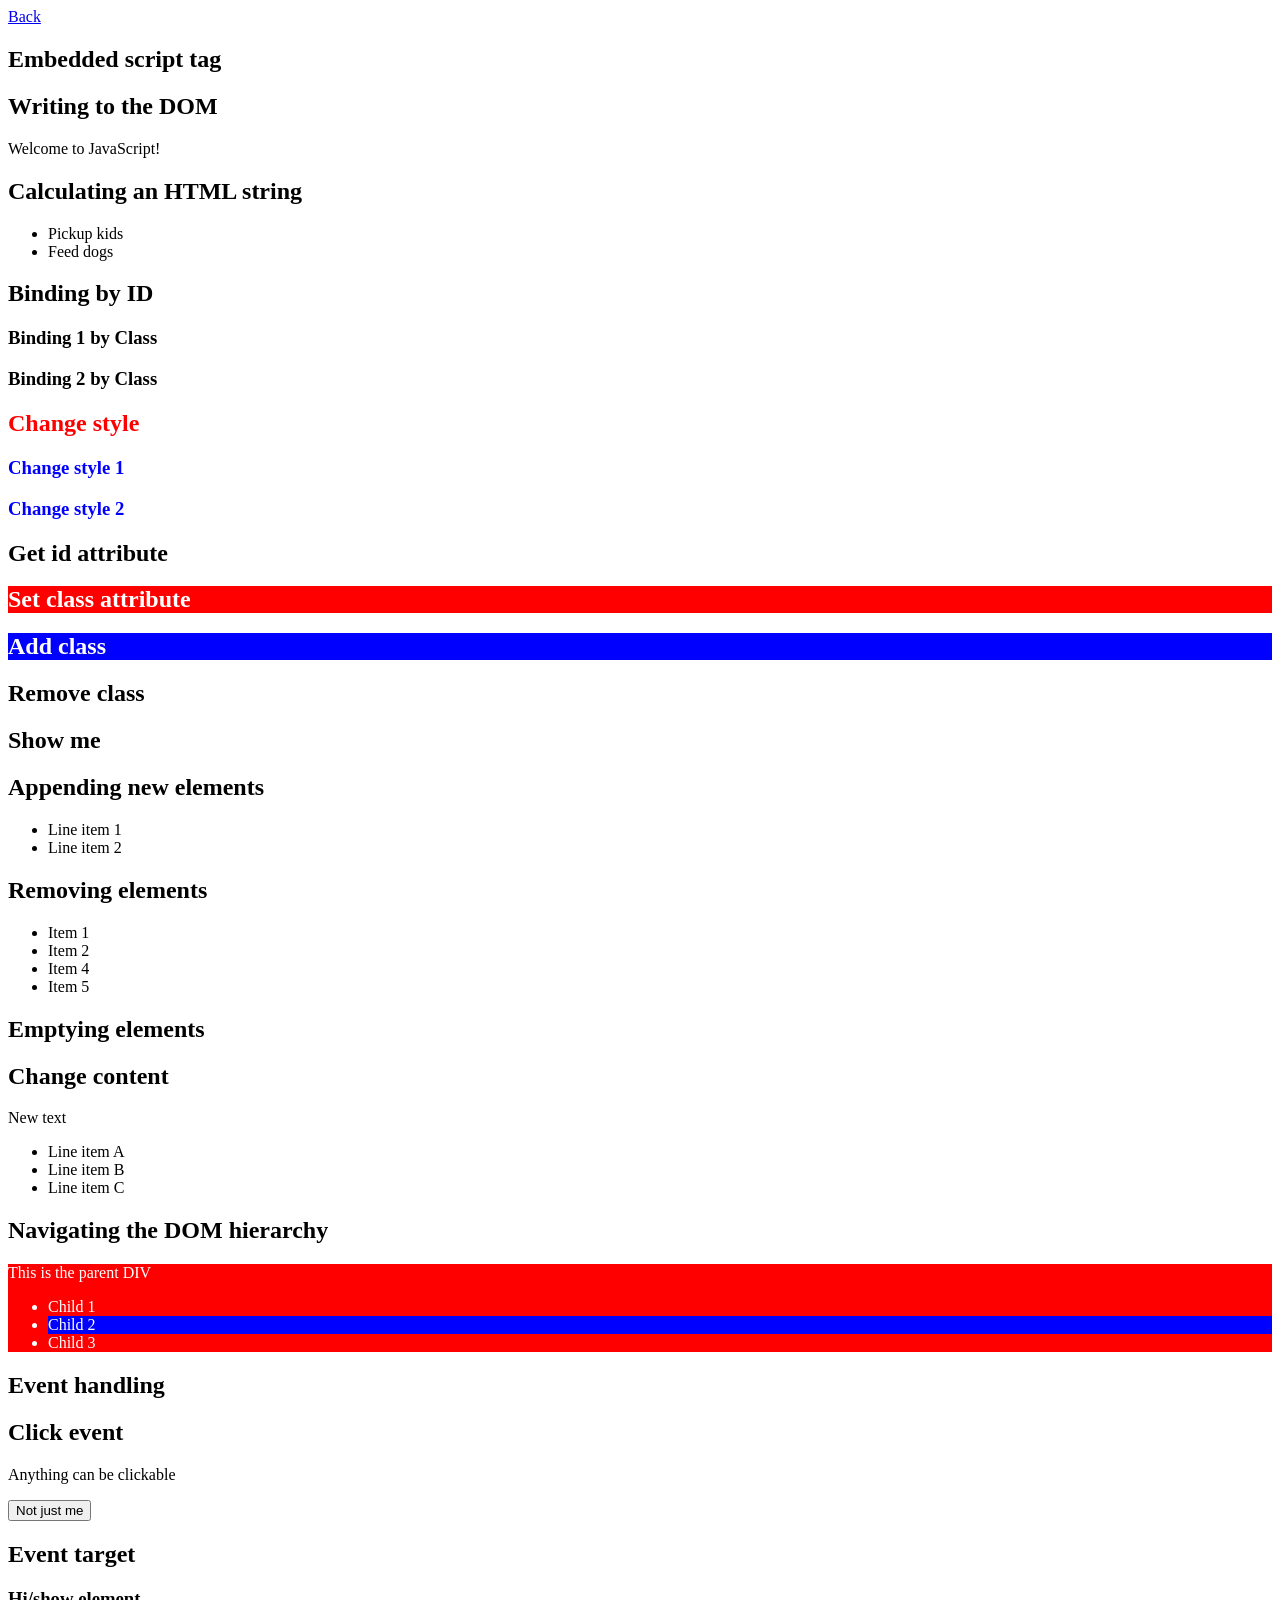
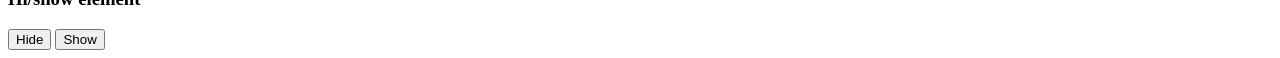
<file: public/labs/a5/index.html>
<!DOCTYPE html>
<html lang="en">
<head>
    <meta charset="UTF-8">
    <title>a5</title>
    <link href="index.css" rel="stylesheet">
</head>
<body>
<a href="../../index.html">Back</a>
<h2>Embedded script tag</h2>
<!--
<script>
  alert('Hello World!');
</script>
-->
<h2>Writing to the DOM</h2>
<script>
    document.write('Welcome to JavaScript!')
</script>

<h2>Calculating an HTML string</h2>
<script>
    const renderTodos = (todos) => `
    <ul>
      ${todos.map(todo =>
        `<li>${todo}</li>`
    ).join('')}
    </ul>`;
    const todos = ['Pickup kids', 'Feed dogs']
    let html = renderTodos(todos);
    document.write(html);
</script>

<h2 id="bind-by-id">
    Binding by ID</h2>
<h3 class="bind-by-class">
    Binding 1 by Class</h3>
<h3 class="bind-by-class">
    Binding 2 by Class</h3>

<h2 id="change-style">
    Change style</h2>
<h3 class="change-style">
    Change style 1</h3>
<h3 class="change-style">
    Change style 2</h3>

<h2 id="get-id-attr">
    Get id attribute
</h2>

<h2 id="set-class-attr">Set class attribute</h2>

<h2 id="add-class-1">Add class</h2>

<h2 id="remove-class-1" class="class-2">
    Remove class
</h2>

<h2 id="hide-me">Hide me</h2>

<h2 id="show-me" class="im-hidden">Show me</h2>

<h2>Appending new elements</h2>
<ul id="append-new-elements">
</ul>

<h2>Removing elements</h2>
<ul>
    <li>Item 1</li>
    <li>Item 2</li>
    <li id="remove-this">Item 3</li>
    <li>Item 4</li>
    <li>Item 5</li>
</ul>

<h2>Emptying elements</h2>
<ul id="empty-this">
    <li>Item A</li>
    <li>Item B</li>
    <li>Item C</li>
    <li>Item D</li>
    <li>Item E</li>
</ul>

<h2>Change content</h2>
<p id="change-this-text">
    Change me
</p>
<ul id="change-this-html">
</ul>

<h2>Navigating the
    DOM hierarchy</h2>
<div id="parent">
    This is the parent DIV
    <ul>
        <li>Child 1</li>
        <li id="child-2">Child 2</li>
        <li>Child 3</li>
    </ul>
</div>

<h2>Event handling</h2>
<h2 class="clickable">
    Click event</h2>
<p class="clickable">
    Anything can be clickable</p>
<button class="clickable">
    Not just me</button>

<h2 id="event-target">
    Event target
</h2>

<h3 id="hide-show">
    Hi/show element
</h3>

<button id="hide">
    Hide
</button>

<button id="show">
    Show
</button>



<script src="https://code.jquery.com/jquery-3.6.0.min.js"></script>
<script src="index.js"></script>
</body>
</html>
</file>
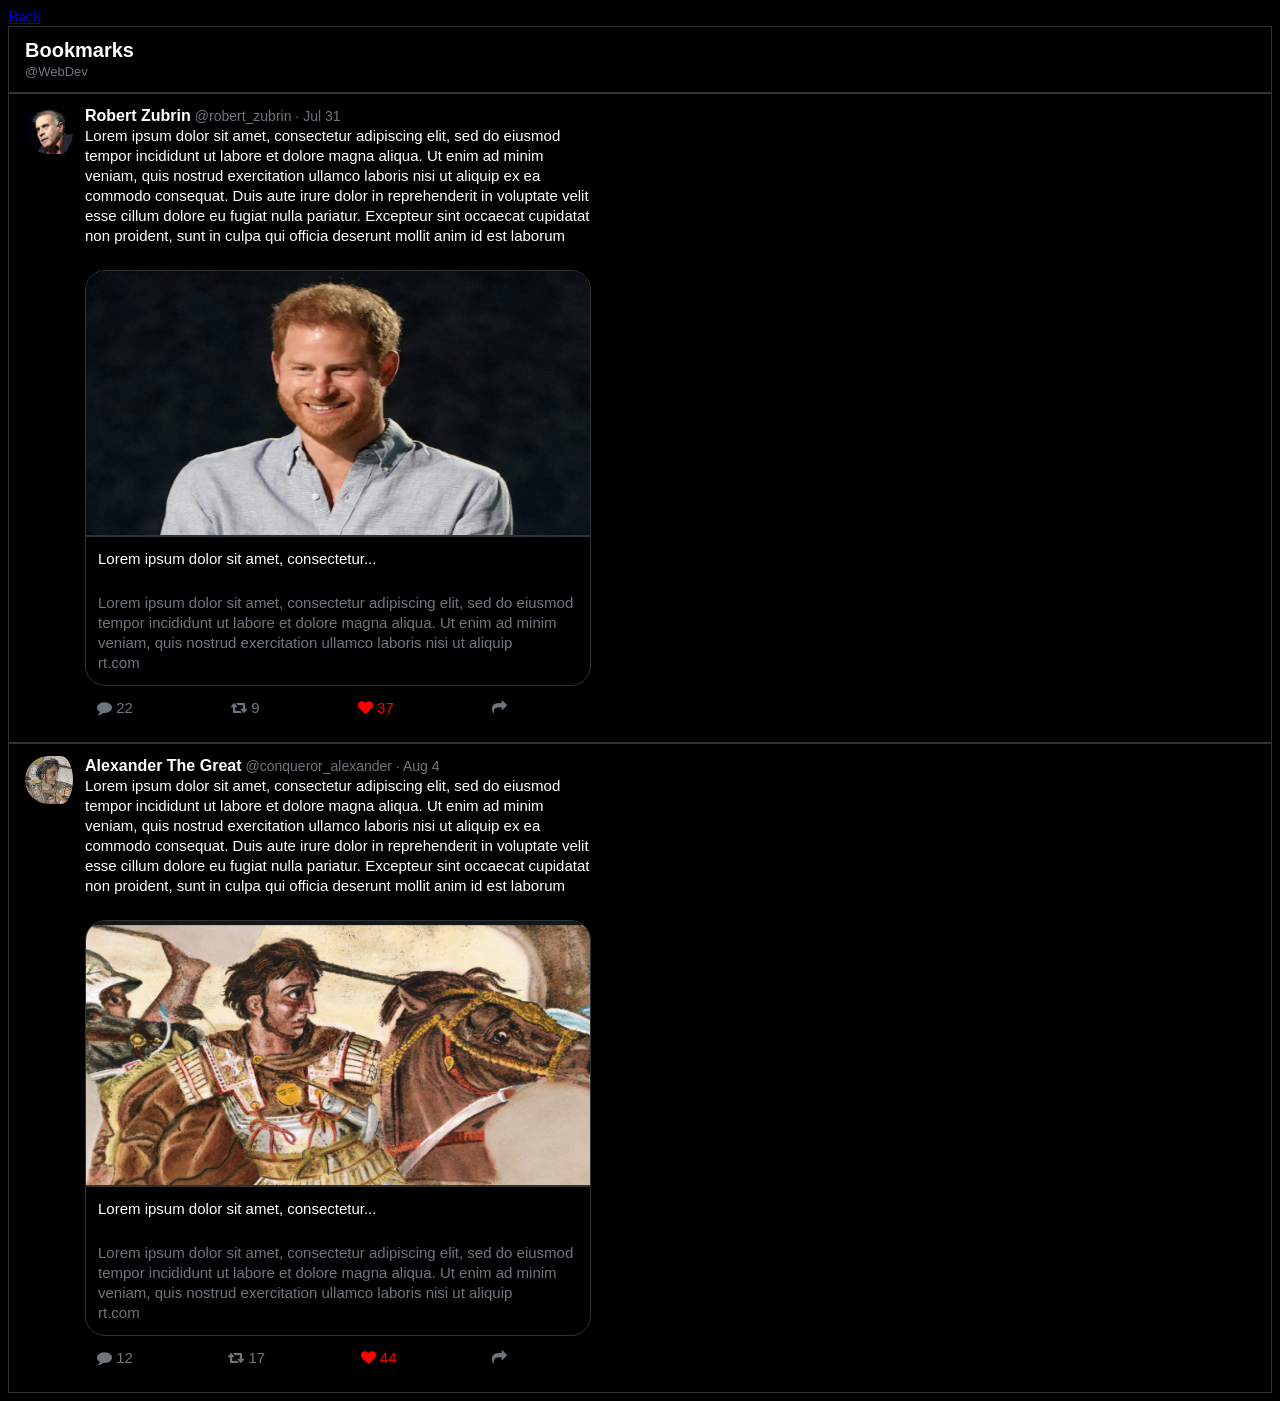
<file: public/tuiter/bookmarks/index.html>
<!DOCTYPE html>
<html lang="en">
<head>
    <meta charset="UTF-8">
    <title>Bookmarks</title>
    <link rel="stylesheet" href="index.css">
    <link rel="stylesheet" href="https://cdnjs.cloudflare.com/ajax/libs/font-awesome/4.7.0/css/font-awesome.min.css">
</head>
<body class="wd-bg-color-black">
<a href="../navigation.html">Back</a>
<div class="wd-border wd-bookmark-padding">
  <span class="wd-bookmarks-title">Bookmarks</span><br>
  <span class="wd-user-handle">@WebDev</span>
</div>
<div class="wd-border wd-bookmark-padding wd-grid-row">
  <img class="wd-bookmark-avatar" src="zubrin.png">
  <div class="wd-bookmark-line-height">
    <span class="wd-bookmark-author">Robert Zubrin</span>
    <span class="wd-bookmark-author-handle">@robert_zubrin &middot; Jul 31</span>
    <br>
    <div class="wd-bookmark-content">Lorem ipsum dolor sit amet, consectetur adipiscing elit, sed do eiusmod tempor
            incididunt ut labore et dolore magna aliqua. Ut enim ad minim veniam, quis nostrud
            exercitation ullamco laboris nisi ut aliquip ex ea commodo consequat. Duis aute irure
            dolor in reprehenderit in voluptate velit esse cillum dolore eu fugiat nulla pariatur.
            Excepteur sint occaecat cupidatat non proident, sunt in culpa qui officia deserunt
            mollit anim id est laborum
    </div>
    <div class="wd-no-line-spacing">
      <img class="wd-bookmark-link-image wd-border" src="harry.png">
    </div>
    <div class="wd-border wd-bookmark-link-content">
        <div class="wd-bookmark-link-title">Lorem ipsum dolor sit amet, consectetur...</div>
        <div class="wd-bookmark-link-tuit">Lorem ipsum dolor sit amet, consectetur adipiscing elit, sed do eiusmod tempor
            incididunt ut labore et dolore magna aliqua. Ut enim ad minim veniam, quis nostrud
            exercitation ullamco laboris nisi ut aliquip
            <br>
            rt.com
        </div>
    </div>
      <div class="wd-metrics-row wd-bookmark-link-tuit">
          <div><i class="fa fa-comment"></i> 22</div>
          <div><i class="fa fa-retweet"></i> 9</div>
          <div class="wd-color-red"><i class="fa fa-regular fa-heart"></i> 37</div>
          <div><i class="fa fa-share"></i></div>
      </div>
  </div>
</div>
<div class="wd-border wd-bookmark-padding wd-grid-row">
    <img class="wd-bookmark-avatar" src="alexander-profile.png">
    <div class="wd-bookmark-line-height">
        <span class="wd-bookmark-author">Alexander The Great</span>
        <span class="wd-bookmark-author-handle">@conqueror_alexander &middot; Aug 4</span>
        <br>
        <div class="wd-bookmark-content">Lorem ipsum dolor sit amet, consectetur adipiscing elit, sed do eiusmod tempor
            incididunt ut labore et dolore magna aliqua. Ut enim ad minim veniam, quis nostrud
            exercitation ullamco laboris nisi ut aliquip ex ea commodo consequat. Duis aute irure
            dolor in reprehenderit in voluptate velit esse cillum dolore eu fugiat nulla pariatur.
            Excepteur sint occaecat cupidatat non proident, sunt in culpa qui officia deserunt
            mollit anim id est laborum
        </div>
        <div class="wd-no-line-spacing">
            <img class="wd-bookmark-link-image wd-border" src="alexander-article.png">
        </div>
        <div class="wd-border wd-bookmark-link-content">
            <div class="wd-bookmark-link-title">Lorem ipsum dolor sit amet, consectetur...</div>
            <div class="wd-bookmark-link-tuit">Lorem ipsum dolor sit amet, consectetur adipiscing elit, sed do eiusmod tempor
                incididunt ut labore et dolore magna aliqua. Ut enim ad minim veniam, quis nostrud
                exercitation ullamco laboris nisi ut aliquip
                <br>
                rt.com
            </div>
        </div>
        <div class="wd-metrics-row wd-bookmark-link-tuit">
            <div><i class="fa fa-comment"></i> 12</div>
            <div><i class="fa fa-retweet"></i> 17</div>
            <div class="wd-color-red"><i class="fa fa-heart"></i> 44</div>
            <div><i class="fa fa-share"></i></div>
        </div>
    </div>
</div>
</body>
</html>
</file>
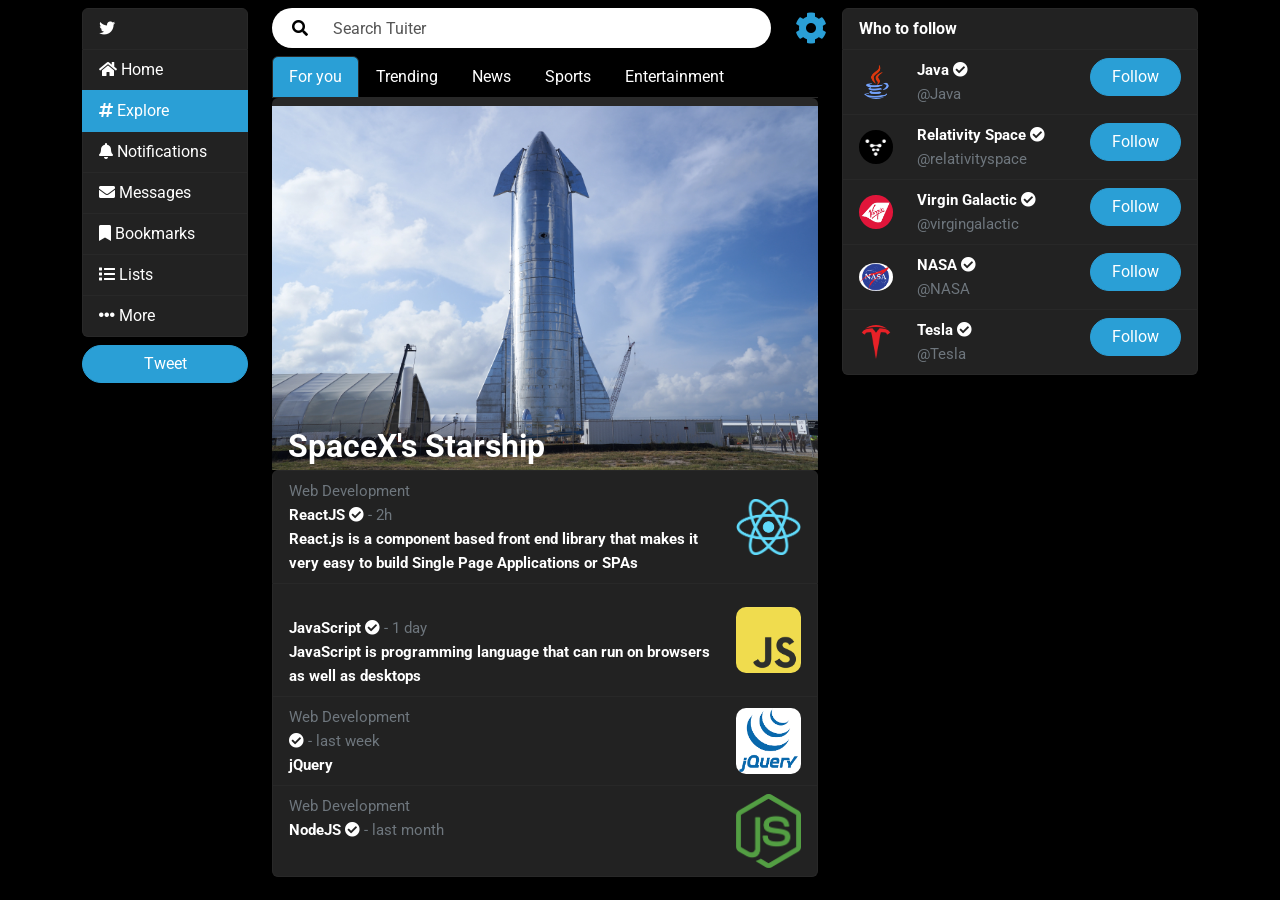
<file: public/tuiter/explore/index.html>
<!DOCTYPE html>
<html lang="en">
<head>
    <link href="../../vendors/bootswatch/bootstrap.min.css" rel="stylesheet"/>
    <link href="index.css" rel="stylesheet">
    <link href="../../vendors/fontawesome-free-5.15.4-web/css/all.css" rel="stylesheet">
    <script src="https://code.jquery.com/jquery-3.6.1.min.js"
            integrity="sha256-o88AwQnZB+VDvE9tvIXrMQaPlFFSUTR+nldQm1LuPXQ="
            crossorigin="anonymous"></script>
    <meta charset="UTF-8">
    <title>Explore screen</title>
</head>
<body class="bg-black">

<div class="container" id="wd-explore"></div>
<script src="index.js" type="module"></script>

</body>
</html>
</file>
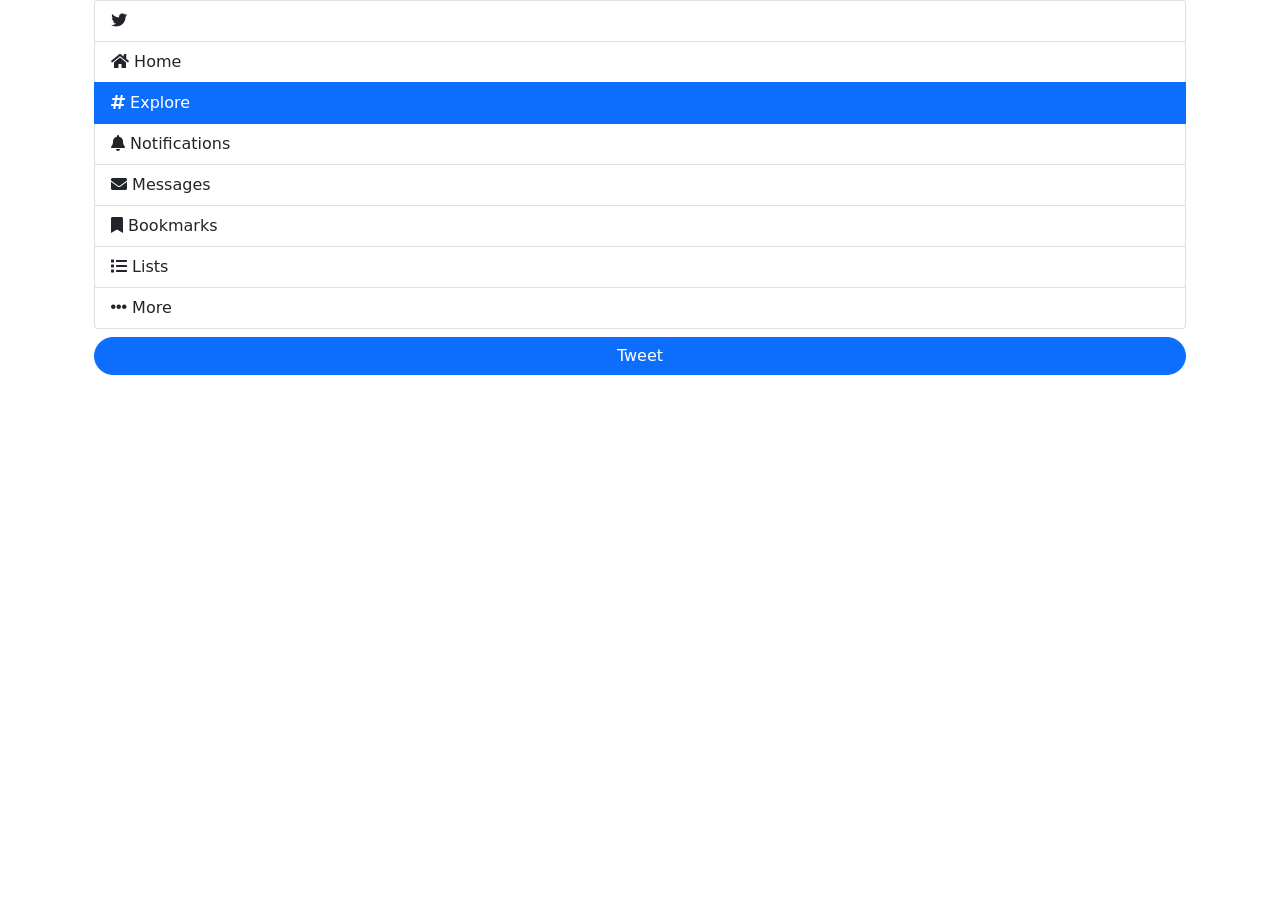
<file: public/tuiter/NavigationSidebar/index.html>
<!DOCTYPE html>
<html lang="en">
<head>
    <meta charset="UTF-8">
  <link href="../../vendors/bootswatch/bootstrap.min.css" rel="stylesheet"/>
  <link href="../explore/index.css" rel="stylesheet">
  <link href="../../vendors/bootstrap-5.1.3-dist/css/bootstrap.min.css"
        rel="stylesheet"/>
  <link href="../../vendors/fontawesome-free-5.15.4-web/css/all.css" rel="stylesheet">
  <script src="https://code.jquery.com/jquery-3.6.1.min.js"
          integrity="sha256-o88AwQnZB+VDvE9tvIXrMQaPlFFSUTR+nldQm1LuPXQ="
          crossorigin="anonymous"></script>
  <meta charset="UTF-8">
  <title>Nav Bar</title>
</head>
<body>
<div id="wd-navbar"></div>
<script src="index.js" type="module"></script>
</body>
</html>
</file>
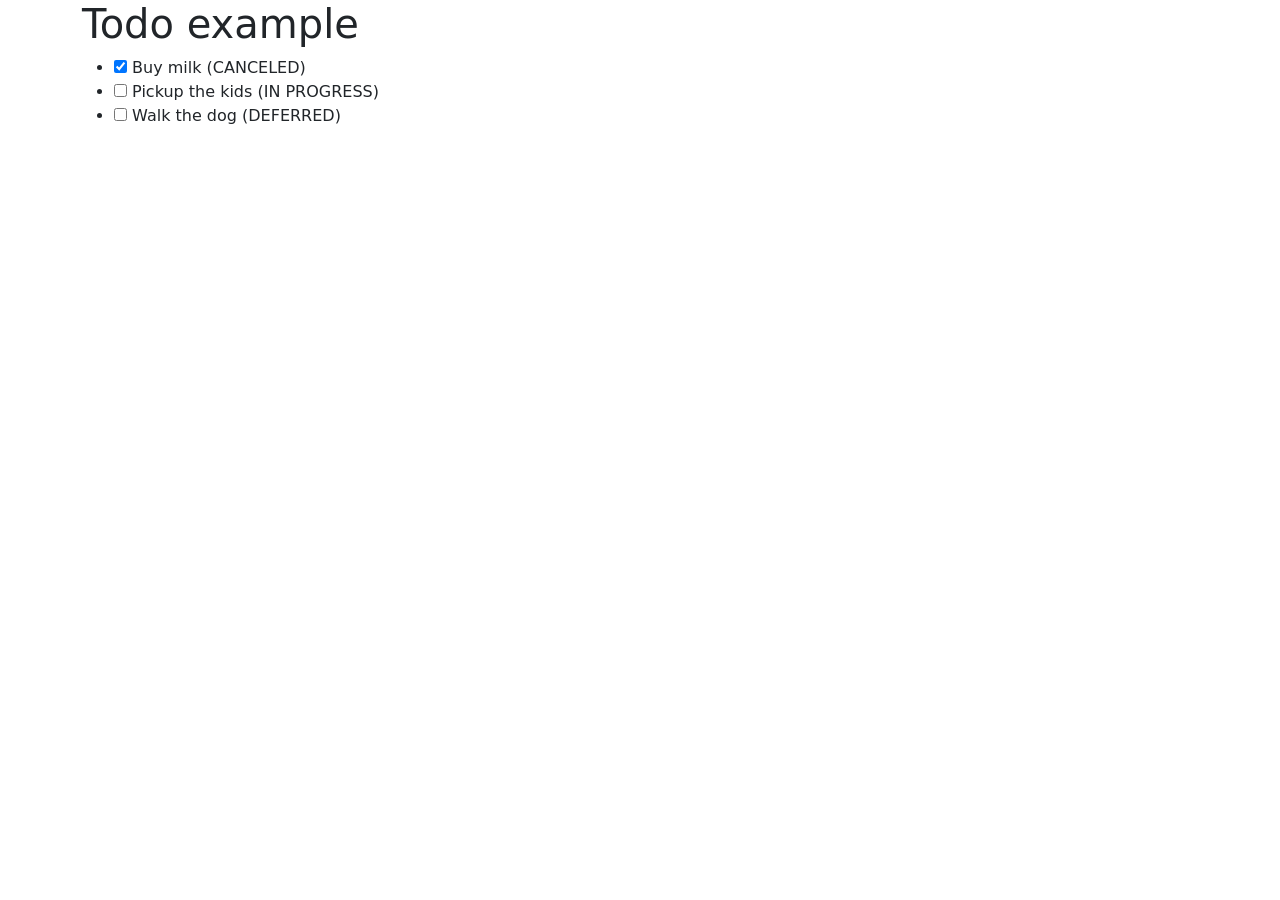
<file: public/labs/a5/todos/index.html>
<!DOCTYPE html>
<html lang="en">
<head>
    <meta charset="UTF-8">
    <link href="../../../vendors/bootstrap-5.1.3-dist/css/bootstrap.min.css"
          rel="stylesheet"/>
    <link href="../../../vendors/fontawesome-free-5.15.4-web/css/all.css" rel="stylesheet">
  <script src="../../../vendors/jquery/jquery-3.6.0.min.js"></script>
  <title>TODO List</title>
</head>
<body>
<div id="wd-todo"></div>
<script src="index.js" type="module"></script>
</body>
</html>
</file>
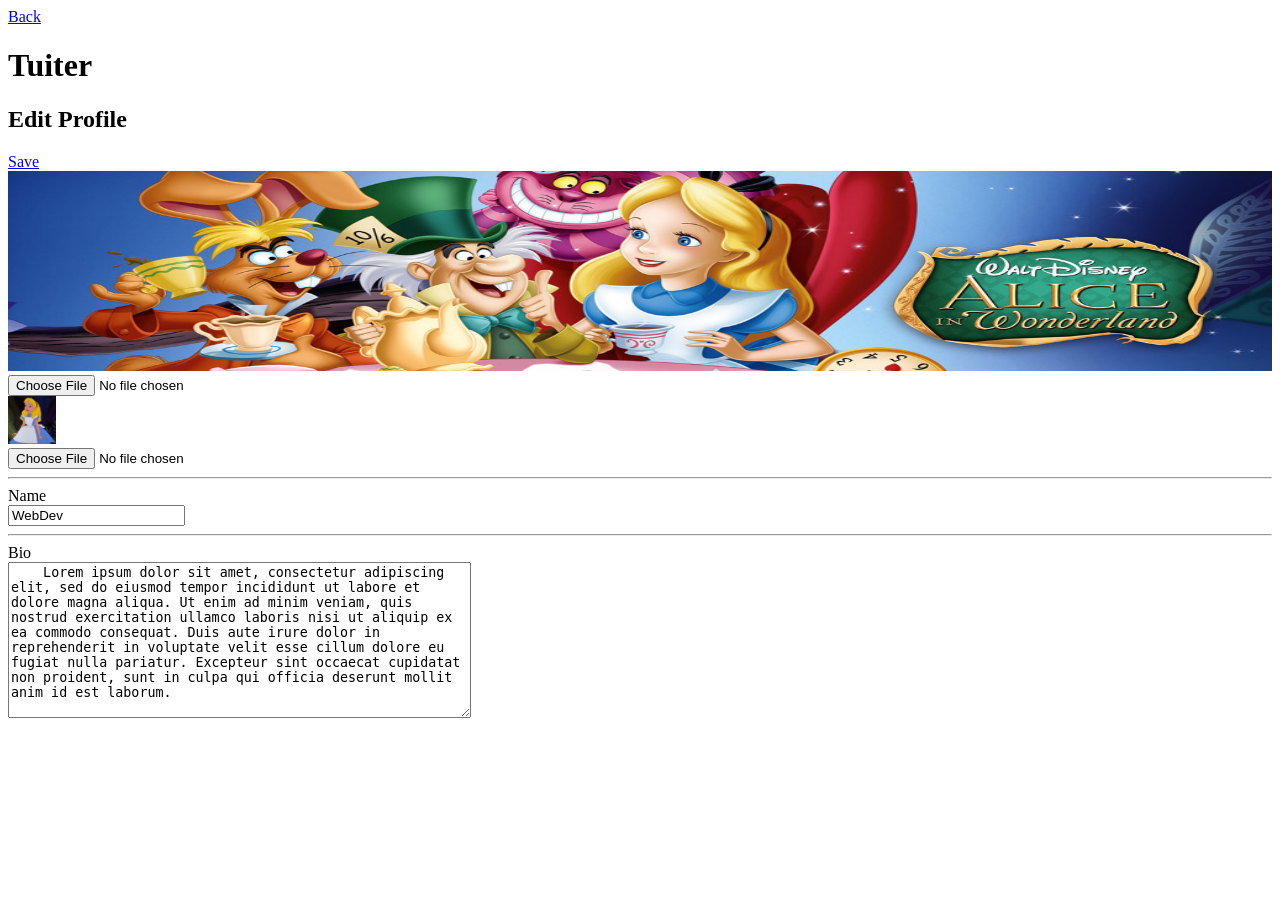
<file: public/tuiter/edit-profile.html>
<!DOCTYPE html>
<html lang="en">
<head>
    <meta charset="UTF-8">
    <title>Edit Profile</title>
</head>
<body>
<a href="profile.html">Back</a>
<h1>Tuiter</h1>
<h2>Edit Profile</h2>

<a href="profile.html">Save</a>

<img width="100%" height="200px" src="alice_banner.jpeg">
<input type="file"><br>

<img width="48px" height="48px" src="alice_profile.webp"><br>
<input type="file"><hr>

<label for="profile-name">Name</label><br>
<input id="profile-name" type="text" value="WebDev" placeholder="Name"><hr>

<label for="profile-bio">Bio</label><br>
<textarea id="profile-bio" cols="55" rows="10">
    Lorem ipsum dolor sit amet, consectetur adipiscing elit, sed do eiusmod tempor incididunt ut labore et dolore magna aliqua. Ut enim ad minim veniam, quis nostrud exercitation ullamco laboris nisi ut aliquip ex ea commodo consequat. Duis aute irure dolor in reprehenderit in voluptate velit esse cillum dolore eu fugiat nulla pariatur. Excepteur sint occaecat cupidatat non proident, sunt in culpa qui officia deserunt mollit anim id est laborum.
</textarea>
</body>
</html>
</file>
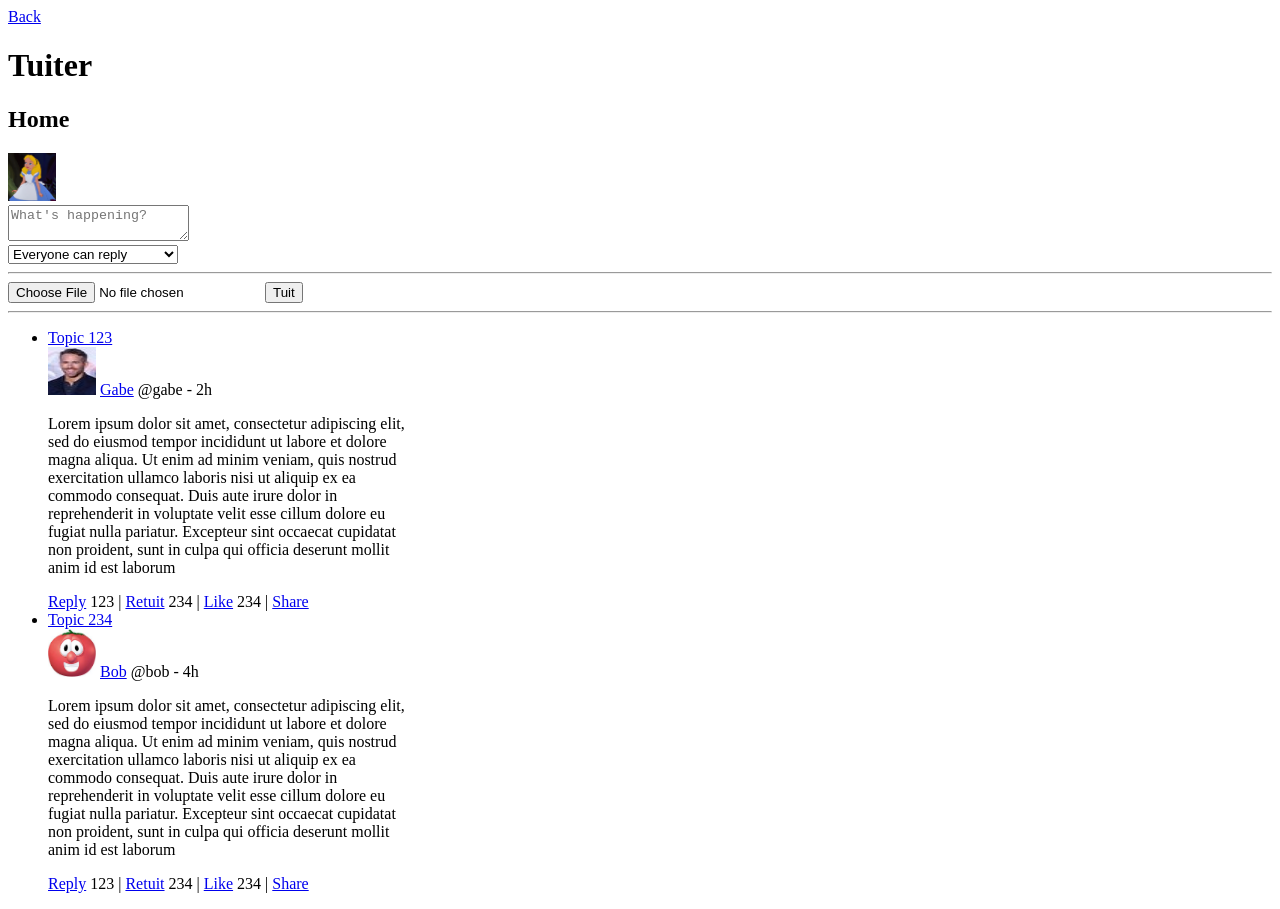
<file: public/tuiter/home.html>
<!DOCTYPE html>
<html lang="en">
<head>
    <meta charset="UTF-8">
    <title>Home</title>
</head>
<body>
<a href="navigation.html">Back</a>
<h1>Tuiter</h1>
<h2>Home</h2>

<img width="48px" height="48px"
     src="alice_profile.webp"/>

<form id="textarea">
    <textarea placeholder="What's happening?" cols="20" rows="2"></textarea>
</form>

<select id="select-tuit-visibility">
    <option selected value="EVERYONE">Everyone can reply</option>
    <option value="FOLLOWING">People you follow</option>
    <option value="MENTIONED">
        Only people you mention</option>
    <option value="FANTASY">Fantasy</option>
</select>
<hr>
<input type="file"/>
<button type="button">Tuit</button>
<hr>

<ul>
    <li>
        <a href="topic.html">Topic 123</a><br>
        <img width="48px" height="48px"
             src="reynolds_profile.jpeg"/>
        <a href="profile.html">Gabe</a>
        @gabe - 2h
        <p style="width: 30%">
            Lorem ipsum dolor sit amet, consectetur adipiscing elit, sed do eiusmod tempor
            incididunt ut labore et dolore magna aliqua. Ut enim ad minim veniam, quis nostrud
            exercitation ullamco laboris nisi ut aliquip ex ea commodo consequat. Duis aute irure
            dolor in reprehenderit in voluptate velit esse cillum dolore eu fugiat nulla pariatur.
            Excepteur sint occaecat cupidatat non proident, sunt in culpa qui officia deserunt
            mollit anim id est laborum
        </p>
        <a href="reply.html">Reply</a> 123 |
        <a href="retuit.html">Retuit</a> 234 |
        <a href="like.html">Like</a> 234 |
        <a href="share.html">Share</a>
    </li>
    <li>
        <a href="topic.html">Topic 234</a><br>
        <img width="48px" height="48px"
             src="bob_profile.jpeg"/>
        <a href="profile.html">Bob</a>
        @bob - 4h
        <p style="width: 30%">
            Lorem ipsum dolor sit amet, consectetur adipiscing elit, sed do eiusmod tempor
            incididunt ut labore et dolore magna aliqua. Ut enim ad minim veniam, quis nostrud
            exercitation ullamco laboris nisi ut aliquip ex ea commodo consequat. Duis aute irure
            dolor in reprehenderit in voluptate velit esse cillum dolore eu fugiat nulla pariatur.
            Excepteur sint occaecat cupidatat non proident, sunt in culpa qui officia deserunt
            mollit anim id est laborum
        </p>
        <a href="reply.html">Reply</a> 123 |
        <a href="retuit.html">Retuit</a> 234 |
        <a href="like.html">Like</a> 234 |
        <a href="share.html">Share</a>
    </li>
</ul>


</body>
</html>
</file>
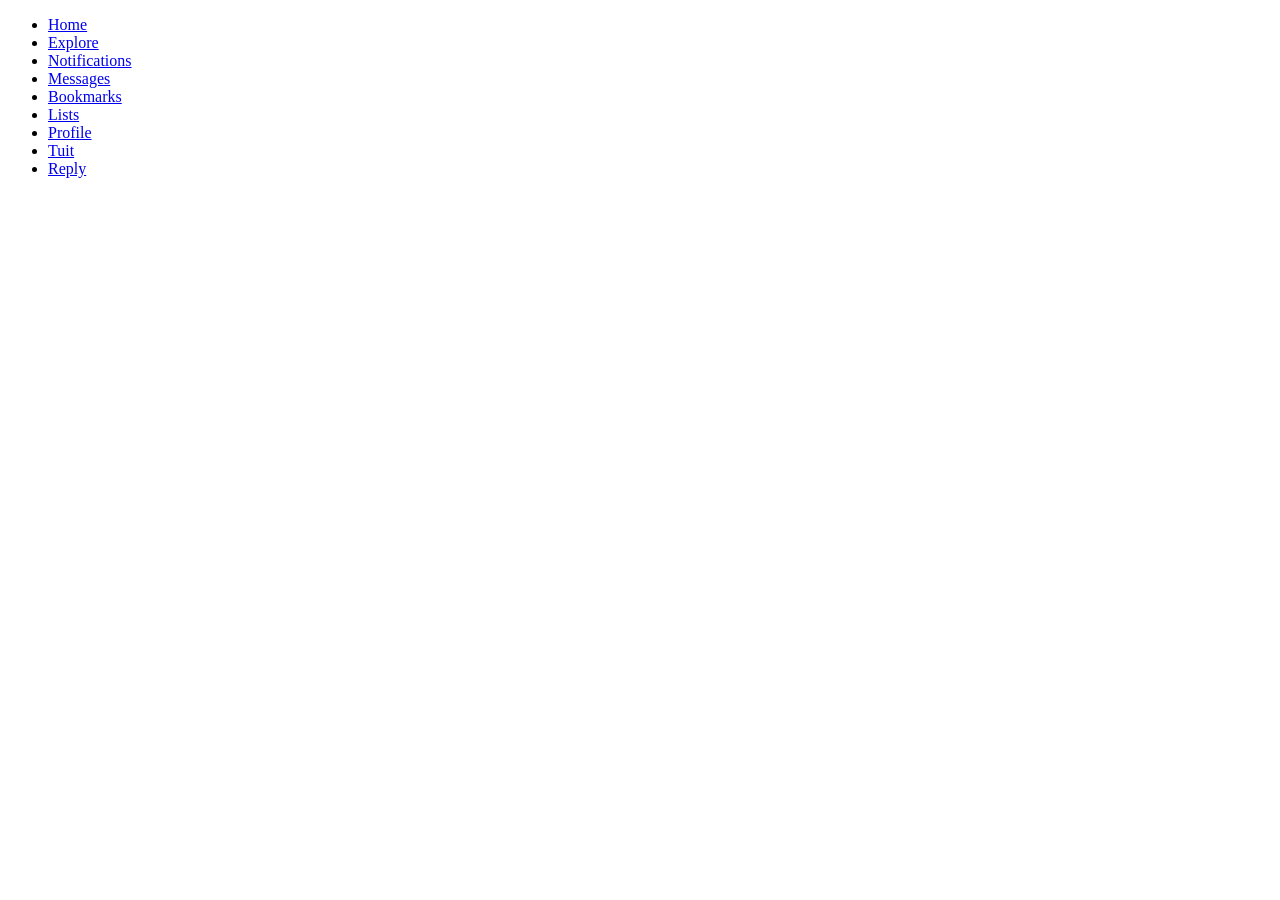
<file: public/tuiter/navigation.html>
<!DOCTYPE html>
<html lang="en">
<head>
    <meta charset="UTF-8">
    <title>Navigation</title>
</head>
<body>
<ul>
    <li><a href="home.html">Home</a></li>
    <li><a href="explore/index.html">Explore</a></li>
    <li><a href="notifications.html">Notifications</a></li>
    <li><a href="messages.html">Messages</a></li>
    <li><a href="bookmarks/index.html">Bookmarks</a></li>
    <li><a href="lists.html">Lists</a></li>
    <li><a href="profile.html">Profile</a></li>
    <li><a href="tuit.html">Tuit</a></li>
    <li><a href="reply.html">Reply</a></li>
</ul>
</body>
</file>
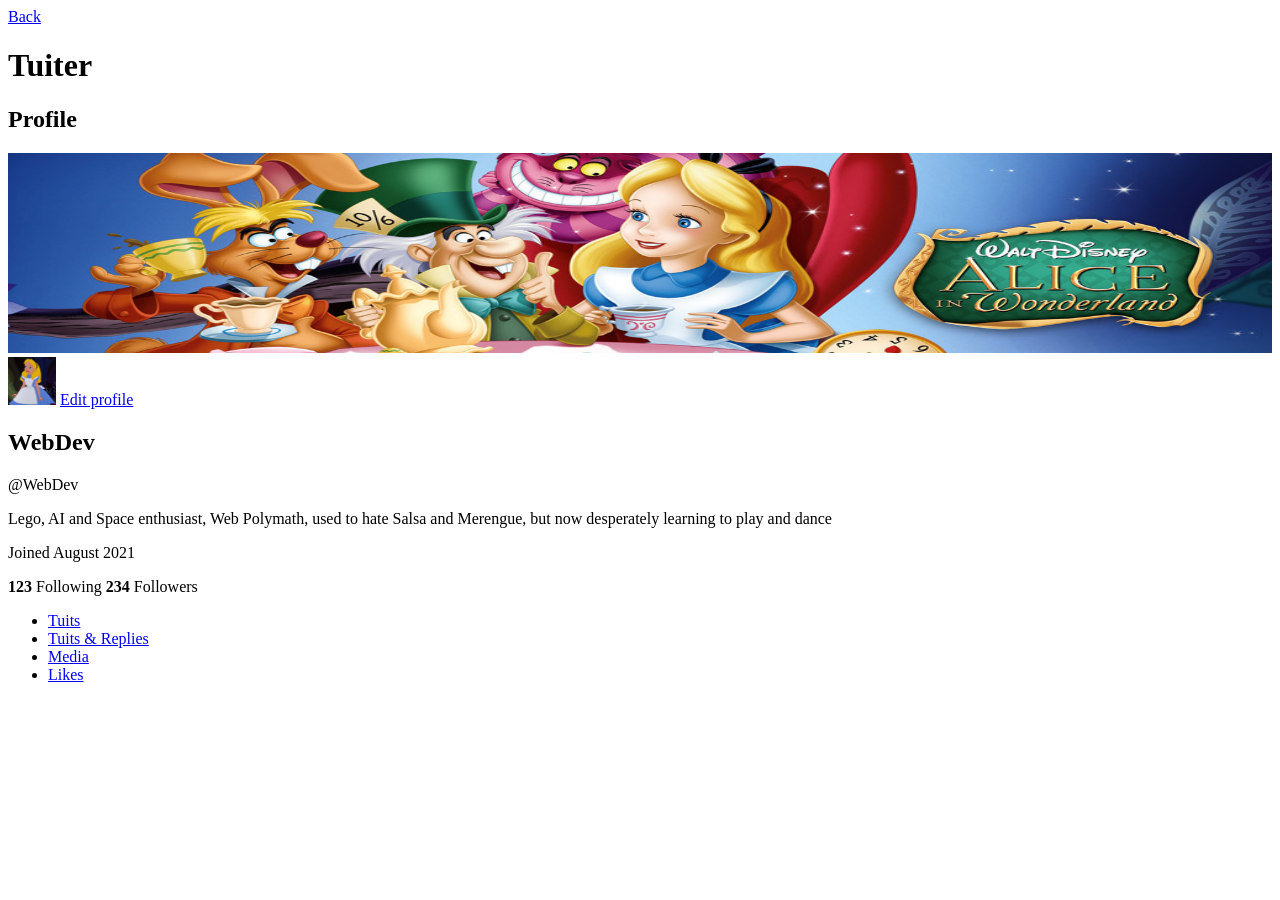
<file: public/tuiter/profile.html>
<!DOCTYPE html>
<html lang="en">
<head>
    <meta charset="UTF-8">
    <title>Profile</title>
</head>
<body>
<a href="navigation.html">Back</a>
<h1>Tuiter</h1>
<h2>Profile</h2>

<img width="100%" height="200px"
     src="alice_banner.jpeg"/>

<img width="48px" height="48px"
     src="alice_profile.webp"/>

<a href="edit-profile.html">Edit profile</a>

<h2>WebDev</h2>
@WebDev

<p>
    Lego, AI and Space enthusiast, Web Polymath, used to hate Salsa and Merengue,
    but now desperately learning to play and dance
</p>
<p>
    Joined August 2021
</p>
<p>
    <b>123</b> Following <b>234</b> Followers
</p>
<ul>
    <li><a href="tuits.html">Tuits</a></li>
    <li><a href="tuits-and-replies.html">Tuits & Replies</a></li>
    <li><a href="media.html">Media</a></li>
    <li><a href="likes.html">Likes</a></li>
</ul>

</body>
</html>
</file>
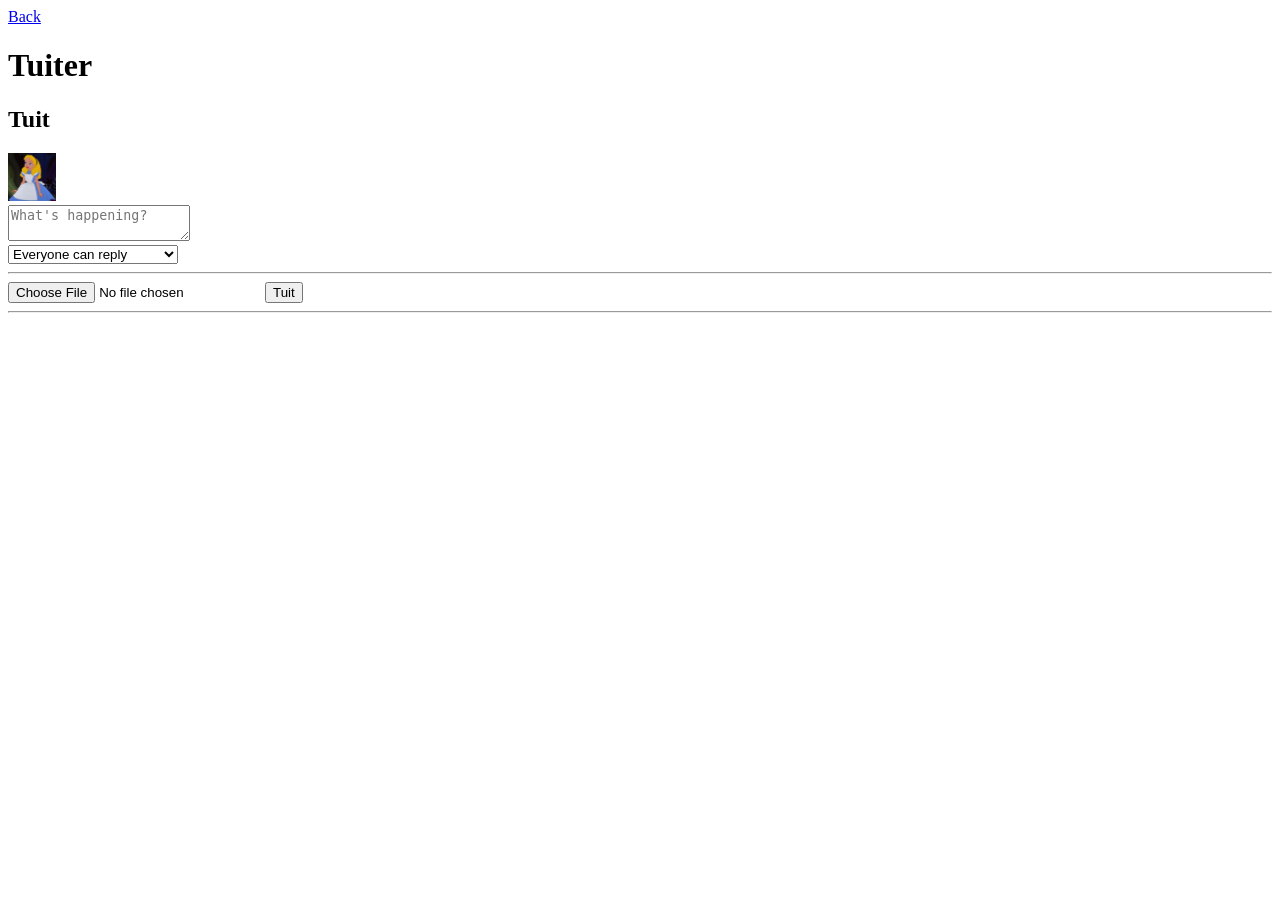
<file: public/tuiter/tuit.html>
<!DOCTYPE html>
<html lang="en">
<head>
    <meta charset="UTF-8">
    <title>Tuit</title>
</head>
<body>
<a href="navigation.html">Back</a>
<h1>Tuiter</h1>
<h2>Tuit</h2>

<img width="48px" height="48px"
     src="alice_profile.webp"/>

<form id="textarea">
    <textarea placeholder="What's happening?" cols="20" rows="2"></textarea>
</form>

<select id="select-tuit-visibility">
    <option selected value="EVERYONE">Everyone can reply</option>
    <option value="FOLLOWING">People you follow</option>
    <option value="MENTIONED">
        Only people you mention</option>
    <option value="FANTASY">Fantasy</option>
</select>
<hr>
<input type="file"/>
<button type="button">Tuit</button>
<hr>
</body>
</html>
</file>
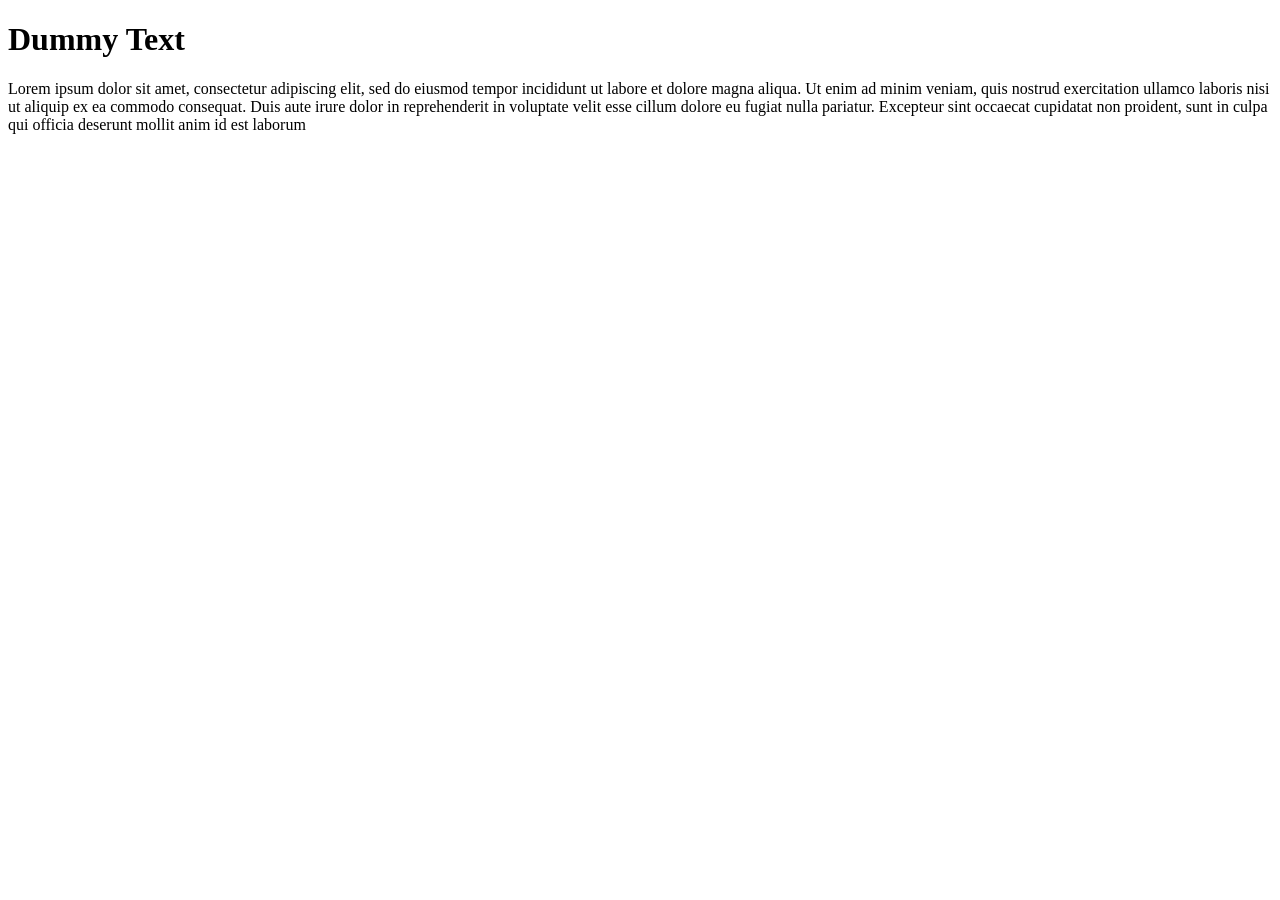
<file: public/labs/a2/other-page.html>
<!DOCTYPE html>
<html lang="en">
<head>
    <meta charset="UTF-8">
    <title>Other-Page</title>
</head>
<body>
<h1>Dummy Text</h1>
<p>
    Lorem ipsum dolor sit amet, consectetur adipiscing elit, sed do eiusmod tempor
    incididunt ut labore et dolore magna aliqua. Ut enim ad minim veniam, quis nostrud
    exercitation ullamco laboris nisi ut aliquip ex ea commodo consequat. Duis aute irure
    dolor in reprehenderit in voluptate velit esse cillum dolore eu fugiat nulla pariatur.
    Excepteur sint occaecat cupidatat non proident, sunt in culpa qui officia deserunt
    mollit anim id est laborum
</p>
</body>
</file>
<file: public/labs/a5/index.css>
.class-0 {
    background-color: red;
    color: white;
}

.class-1 {
    background-color: blue;
    color: white;
}

.class-2 {
    background-color: green;
    color: yellow;
}

.im-hidden {
    display: none;
}
</file>
<file: public/tuiter/bookmarks/index.css>
.wd-bookmark-padding {
    padding-top: 12px;
    padding-left: 16px;
    padding-bottom: 12px;
}
.wd-bg-color-black {
    background-color: black;
}
.wd-border {
    border-style: solid;
    border-width: 1px;
    border-color: rgb(47,51,54);
}
.wd-bookmarks-title {
    color: white;
    font-size: 20px;
    font-family: arial;
    font-weight: bold;
}
.wd-user-handle {
    color: rgb(110,118,125);
    font-size: 13px;
    font-family: arial;
}
.wd-grid-row {
    display: flex;
    justify-content: left;
}
.wd-bookmark-avatar {
    border-radius: 75px;
    width: 48px;
    height: 48px;
    padding-right: 12px;
}
.wd-bookmark-author {
    color: white;
    font-size: 16px;
    font-family: arial;
    font-weight: bold;
}
.wd-bookmark-author-handle {
    color: rgb(110,118,125);
    font-size: 14px;
    font-family: arial;
}
.wd-bookmark-content {
    color: white;
    font-size: 15px;
    font-family: arial;
    max-width: 506px;
    padding-right: 16px;
    padding-bottom: 24px;
}
.wd-bookmark-line-height {
    line-height: 20px;
}
.wd-bookmark-link-image {
    width: 504px;
    height: 264px;
    border-top-left-radius: 20px;
    border-top-right-radius: 20px;
    padding-bottom: 0px;
}
.wd-bookmark-link-content {
    max-width: 504px;
    border-radius: 0px 0px 20px 20px;
    padding-top: 0px;
}
.wd-no-line-spacing {
    line-height: 0px;
}
.wd-bookmark-link-title {
    color: white;
    font-size: 15px;
    font-family: arial;
    max-width: 506px;
    padding: 12px;
}
.wd-bookmark-link-tuit {
    color: rgb(110,118,125);
    font-size: 15px;
    font-family: arial;
    max-width: 506px;
    padding: 12px;
}
.wd-metrics-row {;
    display: flex;
    justify-content: space-between;
    padding-right: 100px
}
.wd-color-red {
    color: red;
}
</file>
<file: public/tuiter/explore/index.css>
.column-padding {
    padding: 8px 16px 8px;
}
.font-size {
    font-size: 15px;
}

.bottom-padding {
    padding-bottom: 8px;
}

.top-padding {
    padding-top: 8px;
    border: white;
}

.bottom-padding-16 {
    padding-bottom: 16px;
}

.form{
    position: relative;
}

.form .fa-search{
    position: absolute;
    top:12px;
    left: 20px;
    color: black;
}

.form span{
    position: absolute;
    right: 17px;
    top: 13px;
    padding: 2px;
    border-left: 1px solid #d1d5db;
}

.form-input{
    height: 40px;
    text-indent: 45px;
}

.form .fa-cog {
    color: blue;
}

.image-overlay {
    font-weight: bold;
    line-height: 0;
    font-size: 2em;
    color: white;
}

.subtopic {
    font-size: 15px;
    color: rgb(110,118,125)
}

.topic {
    font-size: 15px;
    font-weight: bold;
}

.tuit-image {
    width: 100%;
    border-radius: 10px;
}

.tuit-button {
    height: 36px;
    min-width: 100px;
    border-width: 0px;
}

.nav-bar {
    width: fit-content;
}
</file>
